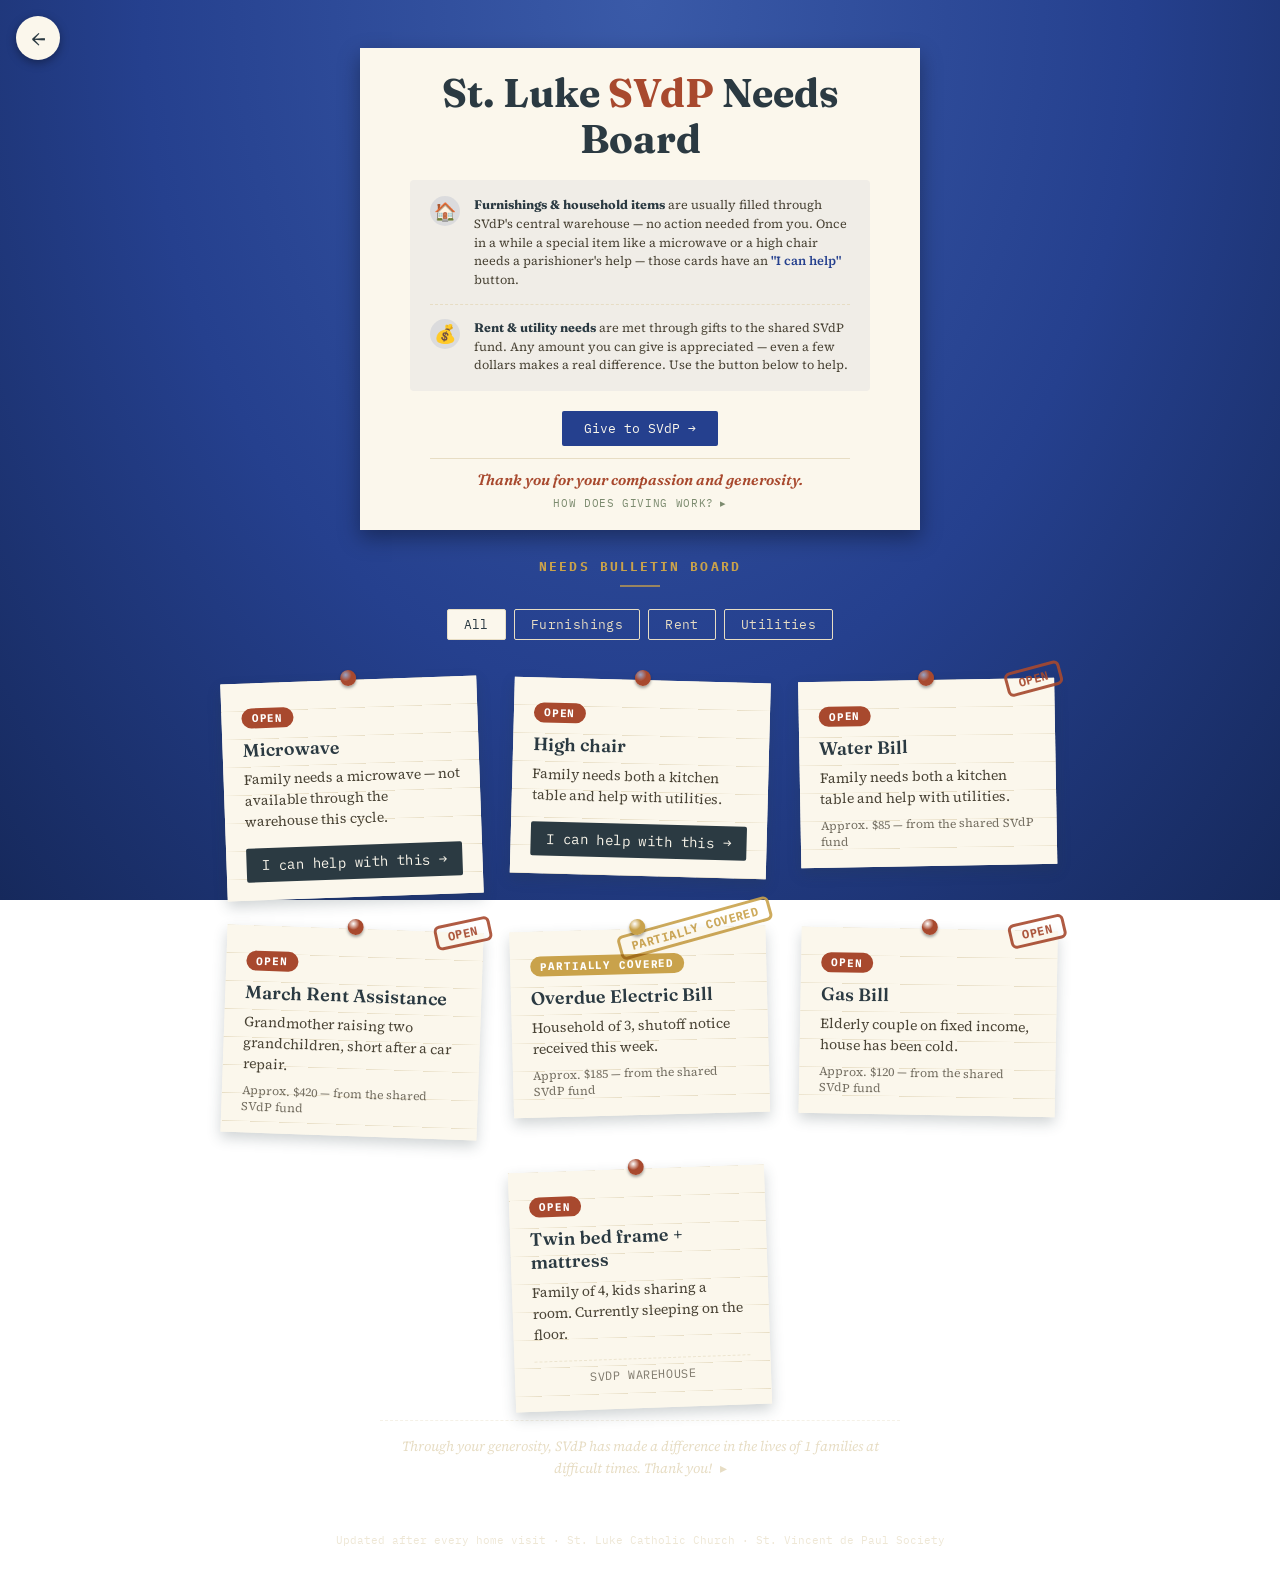
<file: board.html>
<!DOCTYPE html>
<html lang="en">
<head>
<meta charset="UTF-8" />
<meta name="viewport" content="width=device-width, initial-scale=1.0" />
<title>St. Luke SVdP Needs Board</title>
<link rel="preconnect" href="https://fonts.googleapis.com">
<link href="https://fonts.googleapis.com/css2?family=Fraunces:opsz,wght@9..144,400;9..144,600;9..144,700&family=Source+Serif+4:ital,wght@0,400;0,600;1,400&family=IBM+Plex+Mono:wght@400;600;700&display=swap" rel="stylesheet">
<link rel="stylesheet" href="style.css">
</head>
<body class="page-board">
  <div class="container">
    <a href="index.html" class="back-btn" aria-label="Back to home">&larr;</a>

    <div class="intro-card">
      <h1 class="header-title">St. Luke <span class="title-accent">SVdP</span> Needs Board</h1>

      <div class="legend-card">
        <div class="legend-item">
          <div class="legend-icon">&#127968;</div>
          <div class="legend-text"><strong>Furnishings &amp; household items</strong> are usually filled through SVdP's central warehouse — no action needed from you. Once in a while a special item like a microwave or a high chair needs a parishioner's help — those cards have an <em>"I can help"</em> button.</div>
        </div>
        <div class="legend-item">
          <div class="legend-icon">&#128176;</div>
          <div class="legend-text"><strong>Rent &amp; utility needs</strong> are met through gifts to the shared SVdP fund. Any amount you can give is appreciated — even a few dollars makes a real difference. Use the button below to help.</div>
        </div>
      </div>

      <a href="#" class="fund-give-btn" id="fund-give-btn" target="_blank" rel="noopener">Give to SVdP &rarr;</a>
      <p class="thank-you-note">Thank you for your compassion and generosity.</p>
      <details class="giving-details">
        <summary>How does giving work?</summary>
        <p>Gifts go into one shared SVdP fund on the parish giving site — there's no way to earmark a gift to a single family. Vincentians update the snapshot behind this by hand periodically, so it may lag a few days behind your giving.</p>
      </details>
    </div>

    <div class="section-label board-label">Needs Bulletin Board</div>
    <div class="filters" id="filters"></div>
    <div class="board" id="board"></div>

    <details class="served-archive">
      <summary id="served-summary">Through your generosity, SVdP has made a difference in the lives of families at difficult times. Thank you!</summary>
      <p class="served-note">No names, ever — just a record of the lives this parish has touched together, and the neighbors who still need our prayers.</p>
      <div class="served-board" id="served-board"></div>
    </details>

    <div class="footer-note">Updated after every home visit &middot; St. Luke Catholic Church &middot; St. Vincent de Paul Society</div>
  </div>

  <div class="toast" id="toast">Thank you. Someone from SVdP will reach out with next steps.</div>

<script src="site.js"></script>
<script>
  const CATEGORIES = ["All", "Furnishings", "Rent", "Utilities"];
  const ROTATIONS = [-2, 1.5, -1, 2, -1.5, 1, -2, 2];

  let NEEDS = [];
  let claimed = new Set();
  let filter = "All";

  function toast(msg) {
    const t = document.getElementById('toast');
    t.textContent = msg;
    t.classList.add('show');
    setTimeout(() => t.classList.remove('show'), 2800);
  }

  function renderFilters() {
    const el = document.getElementById('filters');
    el.innerHTML = '';
    CATEGORIES.forEach(cat => {
      const btn = document.createElement('button');
      btn.className = 'filter-btn' + (filter === cat ? ' active' : '');
      btn.textContent = cat;
      btn.onclick = () => { filter = cat; renderFilters(); renderBoard(); };
      el.appendChild(btn);
    });
  }

  function claimNeed(need) {
    claimed.add(need.id);
    renderBoard();
    toast("Opening an email to notify SVdP — please hit send to complete your claim.");

    const subject = `SVdP Needs Board: I can help with "${need.title}"`;
    const body =
`Hi,

I'd like to help with this need from the St. Luke SVdP Needs Board:

Item: ${need.title}
Details: ${need.detail || ''}

My name:
Best way to reach me:

Thank you!`;
    const mailto = `mailto:${CLAIM_NOTIFY_EMAIL}?subject=${encodeURIComponent(subject)}&body=${encodeURIComponent(body)}`;
    window.location.href = mailto;
  }

  function shareText(need) {
    if (need.category === 'Furnishings') {
      return `A neighbor near St. Luke needs a ${need.title.toLowerCase()}. Could you help? `;
    }
    return `A neighbor near St. Luke needs help with ${need.title.toLowerCase()} (about $${need.amount || '?'}). Gifts go to St. Luke's SVdP fund: `;
  }

  function makeShareLink(need) {
    const a = document.createElement('a');
    a.className = 'share-link';
    a.href = '#';
    a.textContent = 'Share this need →';
    a.onclick = (e) => {
      e.preventDefault();
      const text = shareText(need) + window.location.href;
      if (navigator.share) {
        navigator.share({ text }).catch(() => {});
      } else if (navigator.clipboard) {
        navigator.clipboard.writeText(text);
        toast('Share text copied — paste it to a friend.');
      }
    };
    return a;
  }

  function renderStatusCard(need) {
    const status = (need.status || 'Open');
    const color = statusColor(status);
    const isCovered = status.toLowerCase() === 'covered';
    const card = document.createElement('div');
    card.className = 'card' + (isCovered ? ' covered' : '');
    card.innerHTML = `
      <div class="stamp" style="color:${color};border-color:${color};">${status.toUpperCase()}</div>
      <div>
        <div class="status-badge" style="background:${color};">${status}</div>
        <h3 class="card-title">${need.title || ''}</h3>
        <p class="card-detail">${need.detail || ''}</p>
        ${need.amount ? `<p class="amount-note">Approx. $${need.amount} — from the shared SVdP fund</p>` : ''}
      </div>
    `;
    // Share link hidden for now, per request — keep makeShareLink() intact
    // for when this gets revisited. card.appendChild(makeShareLink(need));
    return card;
  }

  function renderClaimCard(need) {
    // A Household item is "claimed" either locally (someone just clicked "I
    // can help") or because the sheet already shows it Covered (i.e. the
    // distribution center already fulfilled it).
    const sheetCovered = (need.status || '').toLowerCase() === 'covered';
    const isClaimed = claimed.has(need.id) || sheetCovered;
    const color = statusColor(need.status);
    const card = document.createElement('div');
    card.className = 'card' + (isClaimed ? ' claimed' : '');
    card.innerHTML = `
      <div class="stamp" style="color:${sheetCovered ? color : 'var(--sage)'};border-color:${sheetCovered ? color : 'var(--sage)'};${isClaimed ? '' : 'display:none;'}">${sheetCovered ? 'COVERED' : 'CLAIMED'}</div>
      <div>
        <div class="status-badge" style="background:${color};">${need.status || 'Open'}</div>
        <h3 class="card-title">${need.title || ''}</h3>
        <p class="card-detail">${need.detail || ''}</p>
      </div>
      ${sheetCovered ? '' : `
        <button class="card-btn ${isClaimed ? 'claimed-btn' : ''}" ${isClaimed ? 'disabled' : ''}>
          ${isClaimed ? "Thank you — we'll follow up" : "I can help with this →"}
        </button>
      `}
    `;
    if (!isClaimed) card.querySelector('button').onclick = () => claimNeed(need);
    // Share link hidden for now, per request — keep makeShareLink() intact
    // for when this gets revisited. card.appendChild(makeShareLink(need));
    return card;
  }

  // Most household items go through SVdP's central warehouse — no
  // parishioner action needed. Informational only: status badge, no claim
  // button, no share link (there's nothing for a parishioner to help with).
  function renderWarehouseCard(need) {
    const status = (need.status || 'Open');
    const color = statusColor(status);
    const isCovered = status.toLowerCase() === 'covered';
    const card = document.createElement('div');
    card.className = 'card' + (isCovered ? ' covered' : '');
    card.innerHTML = `
      <div>
        <div class="status-badge" style="background:${color};">${status}</div>
        <h3 class="card-title">${need.title || ''}</h3>
        <p class="card-detail">${need.detail || ''}</p>
      </div>
      <div class="warehouse-tag">SVdP Warehouse</div>
    `;
    return card;
  }

  function renderBoard() {
    const el = document.getElementById('board');
    el.innerHTML = '';
    const visible = visibleNeeds(NEEDS);
    const filteredRaw = filter === "All" ? visible : visible.filter(n => n.category === filter);
    const filtered = sortForBoard(filteredRaw);
    if (!filtered.length) {
      el.innerHTML = '<div class="empty-note">No open needs in this category right now — thank you!</div>';
      return;
    }
    filtered.forEach((need, i) => {
      const wrap = document.createElement('div');
      wrap.className = 'card-wrap';
      wrap.style.transform = `rotate(${ROTATIONS[i % ROTATIONS.length]}deg)`;

      const pinColor = statusColor(need.status);
      const pin = document.createElement('div');
      pin.className = 'card-pin';
      pin.style.background = `radial-gradient(circle at 35% 30%, #fff8 0%, ${pinColor} 40%, ${pinColor} 100%)`;

      let card;
      if (need.category === 'Furnishings') {
        card = need.subtype === 'special' ? renderClaimCard(need) : renderWarehouseCard(need);
      } else {
        card = renderStatusCard(need);
      }

      wrap.appendChild(pin);
      wrap.appendChild(card);
      el.appendChild(wrap);
    });
  }

  function renderServed(needs) {
    const served = servedNeeds(needs);
    const summaryEl = document.getElementById('served-summary');
    if (summaryEl) {
      summaryEl.textContent = `Through your generosity, SVdP has made a difference in the lives of ${served.length} families at difficult times. Thank you!`;
    }

    const el = document.getElementById('served-board');
    if (!el) return;
    el.innerHTML = '';
    if (!served.length) {
      el.innerHTML = '<div class="empty-note">No completed needs on record yet.</div>';
      return;
    }
    const sorted = [...served].sort((a, b) =>
      parseDateSortable(b.date_covered || b.date_posted).localeCompare(parseDateSortable(a.date_covered || a.date_posted))
    );
    sorted.forEach((need, i) => {
      const wrap = document.createElement('div');
      wrap.className = 'card-wrap';
      wrap.style.transform = `rotate(${ROTATIONS[i % ROTATIONS.length]}deg)`;

      const pin = document.createElement('div');
      pin.className = 'card-pin';
      pin.style.background = 'radial-gradient(circle at 35% 30%, #fff8 0%, var(--sage) 40%, var(--sage) 100%)';

      const card = document.createElement('div');
      card.className = 'card served-card';
      card.innerHTML = `
        <div>
          <div class="served-tag">&#10003; Provided</div>
          <h3 class="card-title">${need.title || ''}</h3>
          <p class="card-detail">${need.detail || ''}</p>
        </div>
      `;
      wrap.appendChild(pin);
      wrap.appendChild(card);
      el.appendChild(wrap);
    });
  }

  function renderGlance(needs, resultsRows, snapshotRows) {
    const snap = latestSnapshot(snapshotRows);
    const sentenceEl = document.getElementById('snapshot-sentence');
    if (sentenceEl) sentenceEl.innerHTML = buildSnapshotSentence(needs, resultsRows, snap);

    const btn = document.getElementById('fund-give-btn');
    if (btn) {
      if (DONATE_URL) btn.href = DONATE_URL;
      else { btn.removeAttribute('target'); btn.href = '#'; btn.onclick = (e) => e.preventDefault(); }
    }
  }

  async function init() {
    NEEDS = await loadNeeds();
    renderFilters();
    renderBoard();
    renderServed(NEEDS);
    renderGlance(NEEDS, await loadResults(), await loadBalanceSnapshots());
  }
  init();
</script>
</body>
</html>
</file>
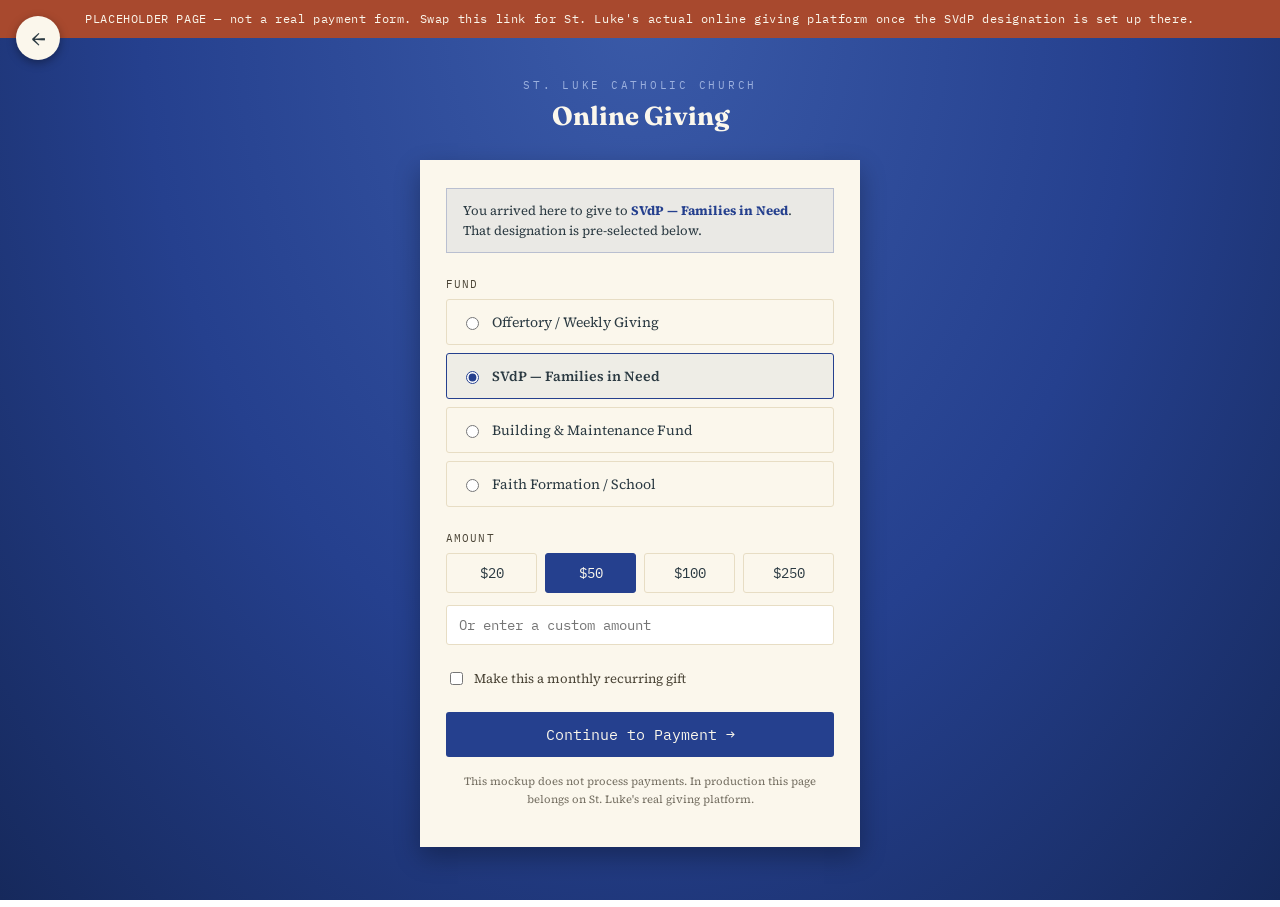
<file: give.html>
<!DOCTYPE html>
<html lang="en">
<head>
<meta charset="UTF-8" />
<meta name="viewport" content="width=device-width, initial-scale=1.0" />
<title>St. Luke Catholic Church — Online Giving</title>
<link rel="preconnect" href="https://fonts.googleapis.com">
<link href="https://fonts.googleapis.com/css2?family=Fraunces:opsz,wght@9..144,400;9..144,600;9..144,700&family=Source+Serif+4:ital,wght@0,400;0,600;1,400&family=IBM+Plex+Mono:wght@400;600;700&display=swap" rel="stylesheet">
<link rel="stylesheet" href="style.css">
<style>
  .placeholder-banner {
    background: #A8492E; color: var(--paper);
    font-family: 'IBM Plex Mono', monospace; font-size: 12px; letter-spacing: 0.05em;
    text-align: center; padding: 10px 16px; line-height: 1.5;
  }
  .give-wrap { max-width: 480px; margin: 0 auto; padding: 40px 20px 60px; }
  .give-header { text-align: center; margin-bottom: 28px; }
  .give-eyebrow {
    font-family: 'IBM Plex Mono', monospace; font-size: 11px; text-transform: uppercase;
    letter-spacing: 0.25em; color: #9BB0DE; margin-bottom: 8px;
  }
  .give-title { font-family: 'Fraunces', serif; font-weight: 700; font-size: 26px; color: var(--paper); margin: 0; }

  .give-card {
    background: var(--paper); box-shadow: 0 10px 24px rgba(0,0,0,0.3);
    padding: 28px 26px;
  }
  .arrived-note {
    background: rgba(37,64,142,0.08); border: 1px solid rgba(37,64,142,0.25);
    padding: 12px 16px; margin-bottom: 24px; font-size: 13px; color: var(--ink); line-height: 1.5;
  }
  .arrived-note strong { color: var(--blue); }

  .field-label {
    font-family: 'IBM Plex Mono', monospace; font-size: 11px; text-transform: uppercase;
    letter-spacing: 0.1em; color: var(--inktext); margin-bottom: 8px; display: block;
  }

  .fund-options { display: flex; flex-direction: column; gap: 8px; margin-bottom: 24px; }
  .fund-option {
    display: flex; align-items: center; gap: 10px;
    padding: 12px 14px; border: 1px solid var(--paperline); border-radius: 3px;
    font-size: 14px; color: var(--ink); cursor: pointer;
  }
  .fund-option.selected {
    border-color: var(--blue); background: rgba(37,64,142,0.06); font-weight: 600;
  }
  .fund-option input { accent-color: var(--blue); }

  .amount-grid { display: grid; grid-template-columns: repeat(4, 1fr); gap: 8px; margin-bottom: 12px; }
  .amount-btn {
    font-family: 'IBM Plex Mono', monospace; font-size: 14px;
    padding: 10px 0; background: transparent; border: 1px solid var(--paperline);
    border-radius: 3px; color: var(--ink); cursor: pointer;
  }
  .amount-btn.selected { background: var(--blue); color: var(--paper); border-color: var(--blue); }
  .custom-amount {
    width: 100%; font-family: 'IBM Plex Mono', monospace; font-size: 14px;
    padding: 10px 12px; border: 1px solid var(--paperline); border-radius: 3px;
    margin-bottom: 24px; color: var(--ink);
  }

  .recurring-row {
    display: flex; align-items: center; gap: 8px; margin-bottom: 24px;
    font-size: 13px; color: var(--inktext);
  }
  .recurring-row input { accent-color: var(--blue); }

  .continue-btn {
    width: 100%; font-family: 'IBM Plex Mono', monospace; font-size: 15px;
    padding: 13px 0; background: var(--blue); color: var(--paper);
    border: none; border-radius: 3px; cursor: pointer;
  }
  .give-footnote {
    text-align: center; font-size: 11px; color: var(--inktext); opacity: 0.75;
    margin-top: 16px; line-height: 1.6;
  }
</style>
</head>
<body>
  <div class="placeholder-banner">
    PLACEHOLDER PAGE &mdash; not a real payment form. Swap this link for St. Luke's actual online giving platform once the SVdP designation is set up there.
  </div>

  <div class="give-wrap">
    <div class="give-header">
      <div class="give-eyebrow">St. Luke Catholic Church</div>
      <h1 class="give-title">Online Giving</h1>
    </div>

    <div class="give-card">
      <div class="arrived-note">
        You arrived here to give to <strong>SVdP &mdash; Families in Need</strong>. That designation is pre-selected below.
      </div>

      <span class="field-label">Fund</span>
      <div class="fund-options" id="fund-options">
        <label class="fund-option"><input type="radio" name="fund" /> Offertory / Weekly Giving</label>
        <label class="fund-option selected"><input type="radio" name="fund" checked /> SVdP &mdash; Families in Need</label>
        <label class="fund-option"><input type="radio" name="fund" /> Building &amp; Maintenance Fund</label>
        <label class="fund-option"><input type="radio" name="fund" /> Faith Formation / School</label>
      </div>

      <span class="field-label">Amount</span>
      <div class="amount-grid" id="amount-grid">
        <button type="button" class="amount-btn">$20</button>
        <button type="button" class="amount-btn selected">$50</button>
        <button type="button" class="amount-btn">$100</button>
        <button type="button" class="amount-btn">$250</button>
      </div>
      <input type="text" class="custom-amount" placeholder="Or enter a custom amount" />

      <label class="recurring-row">
        <input type="checkbox" /> Make this a monthly recurring gift
      </label>

      <button type="button" class="continue-btn" id="continue-btn">Continue to Payment &rarr;</button>
      <p class="give-footnote">This mockup does not process payments. In production this page belongs on St. Luke's real giving platform.</p>
    </div>

    <a href="board.html" class="back-btn" aria-label="Back to the Needs Board">&larr;</a>
  </div>

<script>
  document.querySelectorAll('.fund-option').forEach(opt => {
    opt.addEventListener('click', () => {
      document.querySelectorAll('.fund-option').forEach(o => o.classList.remove('selected'));
      opt.classList.add('selected');
      opt.querySelector('input').checked = true;
    });
  });
  document.querySelectorAll('.amount-btn').forEach(btn => {
    btn.addEventListener('click', () => {
      document.querySelectorAll('.amount-btn').forEach(b => b.classList.remove('selected'));
      btn.classList.add('selected');
      document.querySelector('.custom-amount').value = '';
    });
  });
  document.getElementById('continue-btn').addEventListener('click', () => {
    alert('This is a placeholder mockup — no payment will be processed. Replace this page with a link to St. Luke\'s real online giving platform.');
  });
</script>
</body>
</html>
</file>
<file: style.css>
:root {
  --bg1: #3A5AA8; --bg2: #25408E; --bg3: #16295C;  /* St. Luke brand blue, light to dark */
  --paper: #FBF7EC; --paperline: #E7DDC4;
  --ink: #2B3A42; --inktext: #4A4436;
  --rust: #A8492E; --gold: #C9A24B; --sage: #7C8B6F;
  --blue: #25408E;
}
* { box-sizing: border-box; }
body {
  margin: 0;
  font-family: 'Source Serif 4', serif;
  background: radial-gradient(ellipse at top, var(--bg1) 0%, var(--bg2) 55%, var(--bg3) 100%);
  background-attachment: fixed;
}
.container { max-width: 960px; margin: 0 auto; padding: 48px 20px 30px; position: relative; }

/* ---- Shared across both pages (identical on board.html and index.html) ---- */
.section-label {
  font-family: 'IBM Plex Mono', monospace; font-size: 13px; font-weight: 700; text-transform: uppercase;
  letter-spacing: 0.16em; color: var(--gold); text-align: center; margin-bottom: 22px;
}
.section-label::after {
  content: '';
  display: block;
  width: 40px; height: 2px;
  background: var(--gold);
  opacity: 0.7;
  margin: 10px auto 0;
}
.section-label.board-label { margin-top: 28px; }
.card-pin {
  position: absolute; left: 50%; top: -10px; transform: translateX(-50%);
  width: 16px; height: 16px; border-radius: 50%;
  box-shadow: 0 2px 3px rgba(0,0,0,0.35); z-index: 10;
}
.card-urgency { font-family: 'IBM Plex Mono', monospace; font-size: 11px; text-transform: uppercase; letter-spacing: 0.1em; font-weight: 600; margin-bottom: 6px; }
.footer-note { text-align: center; font-family: 'IBM Plex Mono', monospace; font-size: 11px; color: #E7DDC4; opacity: 0.7; padding-bottom: 16px; }

.back-btn {
  position: fixed; top: 16px; left: 16px; z-index: 100;
  width: 44px; height: 44px; border-radius: 50%;
  background: var(--paper); box-shadow: 0 3px 10px rgba(0,0,0,0.35);
  display: flex; align-items: center; justify-content: center;
  text-decoration: none; color: var(--ink);
  font-size: 20px; font-weight: 700; line-height: 1;
  transition: transform 0.15s ease, box-shadow 0.15s ease;
}
.back-btn:hover { transform: scale(1.08); box-shadow: 0 5px 14px rgba(0,0,0,0.45); }

.page-board .legend-card {
  max-width: 460px; margin: 0 auto 20px;
  background: rgba(37,64,142,0.05); border-radius: 4px;
  padding: 16px 20px; text-align: left;
}
.page-board .legend-item { display: flex; gap: 14px; align-items: flex-start; text-align: left; }
.page-board .legend-item + .legend-item { margin-top: 14px; padding-top: 14px; border-top: 1px dashed var(--paperline); }
.page-board .legend-icon {
  font-size: 18px; width: 30px; height: 30px; flex-shrink: 0;
  border-radius: 50%; background: rgba(37,64,142,0.1);
  display: flex; align-items: center; justify-content: center;
}
.page-board .legend-text { font-size: 12.5px; line-height: 1.5; color: var(--inktext); text-align: left; }
.page-board .legend-text strong { color: var(--ink); font-family: 'Fraunces', serif; }
.page-board .legend-text em { color: var(--blue); font-style: normal; font-weight: 600; }
.page-board .filters { display: flex; justify-content: center; gap: 8px; flex-wrap: wrap; margin-bottom: 40px; }
.page-board .filter-btn {
  font-family: 'IBM Plex Mono', monospace;
  font-size: 13px; letter-spacing: 0.03em;
  padding: 6px 16px;
  background: transparent; color: var(--paperline);
  border: 1px solid var(--paperline);
  cursor: pointer; border-radius: 2px;
}
.page-board .filter-btn.active { background: var(--paper); color: var(--ink); }

.page-board .board { display: flex; flex-wrap: wrap; justify-content: center; gap: 32px; }

.page-board .card-btn {
  margin-top: 16px; font-family: 'IBM Plex Mono', monospace; font-size: 14px; letter-spacing: 0.03em;
  padding: 8px 0; background: var(--ink); color: var(--paper); border: none; border-radius: 2px; cursor: pointer;
}
.page-board .card-btn.claimed-btn { background: transparent; color: var(--sage); border: 1px solid var(--sage); cursor: default; }
.page-board .warehouse-tag {
  margin-top: 16px; font-family: 'IBM Plex Mono', monospace; font-size: 12px; letter-spacing: 0.05em;
  text-transform: uppercase; text-align: center; padding: 8px 0;
  color: var(--inktext); opacity: 0.7; border-top: 1px dashed var(--paperline);
}
.page-board .stamp {
  position: absolute; right: -8px; top: -12px; transform: rotate(-14deg);
  font-family: 'IBM Plex Mono', monospace;
  border: 3px solid; border-radius: 6px; padding: 2px 10px;
  font-size: 12px; font-weight: 700; letter-spacing: 0.06em; opacity: 0.9;
  mix-blend-mode: multiply; pointer-events: none;
}
.page-board .status-badge {
  display: inline-block; font-family: 'IBM Plex Mono', monospace; font-size: 11px;
  text-transform: uppercase; letter-spacing: 0.08em; font-weight: 700;
  padding: 3px 10px; border-radius: 10px; margin-bottom: 10px; color: #fff;
}
.page-board .amount-note { font-size: 12px; color: var(--inktext); opacity: 0.75; margin: 8px 0 0; }
.page-board .empty-note {
  text-align: center; color: var(--paperline); font-family: 'IBM Plex Mono', monospace;
  font-size: 13px; padding: 20px;
}
.page-board .share-link {
  display: block; text-align: center; margin-top: 14px;
  font-family: 'IBM Plex Mono', monospace; font-size: 11px;
  color: var(--sage); text-decoration: none; opacity: 0.8;
}
.page-board .share-link:hover { opacity: 1; text-decoration: underline; }
.page-board .toast {
  position: fixed; bottom: 28px; left: 50%; transform: translateX(-50%) translateY(20px);
  padding: 12px 20px; background: var(--ink); color: var(--paper); font-size: 14px;
  box-shadow: 0 8px 20px rgba(0,0,0,0.4); border-radius: 2px;
  opacity: 0; transition: opacity 0.3s, transform 0.3s; pointer-events: none;
  max-width: 320px; text-align: center;
}
.page-board .toast.show { opacity: 1; transform: translateX(-50%) translateY(0); }

/* ---- board.html versions of shared-name components (sized larger) ---- */
.page-board .intro-card {
  max-width: 560px; margin: 0 auto 28px; text-align: center;
  padding: 22px 30px 20px; background: var(--paper);
  box-shadow: 0 8px 20px rgba(0,0,0,0.35);
}
.page-board .header-eyebrow {
  font-family: 'IBM Plex Mono', monospace;
  font-size: 10px;
  text-transform: uppercase;
  letter-spacing: 0.25em;
  color: var(--blue);
  margin-bottom: 4px;
}
.page-board .header-title {
  font-family: 'Fraunces', serif;
  font-weight: 700;
  font-size: 40px;
  color: var(--ink);
  margin: 0 0 18px;
  line-height: 1.15;
}
.page-board .header-title .title-accent { color: var(--rust); }
.page-board .snapshot-sentence {
  font-size: 14px; line-height: 1.5; color: var(--ink);
  margin: 0 0 12px; font-family: 'Source Serif 4', serif;
}
.page-board .snapshot-sentence p { margin: 0 0 8px; }
.page-board .snapshot-sentence p:last-child { margin-bottom: 0; }
.page-board .snapshot-sentence strong { font-family: 'Fraunces', serif; color: var(--rust); }
.page-board .fund-give-btn {
  display: inline-block; font-family: 'IBM Plex Mono', monospace; font-size: 13px;
  background: var(--blue); color: var(--paper); padding: 9px 22px; text-decoration: none; border-radius: 2px;
}
.page-board .thank-you-note {
  font-family: 'Fraunces', serif; font-style: italic; font-weight: 600;
  font-size: 15px; line-height: 1.4; color: var(--rust);
  max-width: 420px; margin: 12px auto 0; padding-top: 10px;
  border-top: 1px solid var(--paperline);
}
.page-board .giving-details { margin-top: 6px; }
.page-board .giving-details summary {
  font-family: 'IBM Plex Mono', monospace; font-size: 11px; text-transform: uppercase;
  letter-spacing: 0.06em; color: var(--sage); cursor: pointer; list-style: none;
}
.page-board .giving-details summary::-webkit-details-marker { display: none; }
.page-board .giving-details summary::after { content: ' \25B8'; display: inline-block; margin-left: 6px; transition: transform 0.2s ease; }
.page-board .giving-details[open] summary::after { transform: rotate(90deg); }
.page-board .giving-details summary:hover { color: var(--ink); }
.page-board .giving-details[open] summary { color: var(--ink); margin-bottom: 8px; }
.page-board .giving-details p {
  font-size: 12px; line-height: 1.6; color: var(--inktext); opacity: 0.85;
  max-width: 420px; margin: 0 auto; text-align: center;
}

.page-board .served-archive {
  max-width: 900px; margin: 12px auto 40px; text-align: center;
}
.page-board .served-archive summary {
  font-family: 'Source Serif 4', serif; font-size: 14px; font-style: italic;
  color: var(--paperline); cursor: pointer; list-style: none;
  padding: 14px 0; border-top: 1px dashed rgba(231,221,196,0.4);
  max-width: 520px; margin: 0 auto; line-height: 1.6;
}
.page-board .served-archive summary::-webkit-details-marker { display: none; }
.page-board .served-archive summary::after {
  content: '\25B8'; display: inline-block; margin-left: 8px;
  font-style: normal; transition: transform 0.2s ease;
}
.page-board .served-archive[open] summary::after { transform: rotate(90deg); }
.page-board .served-archive summary:hover { color: var(--paper); }
.page-board .served-archive[open] summary { color: var(--paper); margin-bottom: 4px; }
.page-board .served-note {
  font-size: 12px; line-height: 1.6; color: var(--paperline); opacity: 0.85;
  max-width: 480px; margin: 0 auto 24px;
}
.page-board .served-board { display: flex; flex-wrap: wrap; justify-content: center; gap: 32px; }
.page-board .served-card { opacity: 0.88; }
.page-board .served-tag {
  display: inline-block; font-family: 'IBM Plex Mono', monospace; font-size: 11px;
  text-transform: uppercase; letter-spacing: 0.08em; font-weight: 700;
  padding: 3px 10px; border-radius: 10px; margin-bottom: 10px; color: #fff;
  background: var(--sage);
}

.page-board .card-wrap { position: relative; width: 256px; }
.page-board .card {
  position: relative; min-height: 165px; padding: 22px 20px 18px;
  background: var(--paper);
  background-image: repeating-linear-gradient(var(--paper) 0px, var(--paper) 27px, var(--paperline) 28px);
  box-shadow: 0 6px 14px rgba(43,58,66,0.22);
  display: flex; flex-direction: column; justify-content: space-between;
  transition: transform 0.2s, opacity 0.3s, box-shadow 0.2s;
}
.page-board .card:not(.claimed):hover { transform: translateY(-4px); }
.page-board .card.claimed { opacity: 0.6; box-shadow: 0 2px 6px rgba(43,58,66,0.15); }
.page-board .card.covered { opacity: 0.75; }
.page-board .card-title { font-family: 'Fraunces', serif; font-weight: 600; font-size: 18px; color: var(--ink); margin: 0 0 8px; line-height: 1.3; }
.page-board .card-detail { font-size: 14px; line-height: 1.5; color: var(--inktext); margin: 0; }

/* ============================================================
   index.html only
   ============================================================ */
.page-index .section { margin-bottom: 56px; }

.page-index .preview-board { display: flex; flex-wrap: wrap; justify-content: center; gap: 28px; margin-bottom: 28px; }
.page-index .board-cta { text-align: center; }
.page-index .board-cta a {
  display: inline-block;
  font-family: 'IBM Plex Mono', monospace;
  font-size: 14px;
  background: var(--ink);
  color: var(--paper);
  padding: 10px 22px;
  text-decoration: none;
}

.page-index .drive-card {
  max-width: 480px; margin: 0 auto; text-align: center;
  padding: 28px 24px; background: var(--paper);
  box-shadow: 0 8px 20px rgba(0,0,0,0.35);
  transform: rotate(1deg);
}
.page-index .drive-eyebrow { font-family: 'IBM Plex Mono', monospace; font-size: 11px; text-transform: uppercase; letter-spacing: 0.2em; color: var(--rust); margin-bottom: 8px; }
.page-index .drive-title { font-family: 'Fraunces', serif; font-weight: 700; font-size: 26px; color: var(--ink); margin: 0; }
.page-index .drive-sub { font-size: 14px; line-height: 1.5; color: var(--inktext); margin: 10px 0 0; }

.page-index .table-card {
  background: var(--paper);
  box-shadow: 0 8px 20px rgba(0,0,0,0.3);
  padding: 8px;
  overflow-x: auto;
}
.page-index table { width: 100%; border-collapse: collapse; font-size: 13px; }
.page-index th, .page-index td {
  padding: 10px 14px; text-align: left;
  border-bottom: 1px solid var(--paperline);
  color: var(--inktext); white-space: nowrap;
}
.page-index th {
  font-family: 'IBM Plex Mono', monospace; font-size: 11px; text-transform: uppercase;
  letter-spacing: 0.06em; color: var(--ink); font-weight: 700;
}
.page-index tr.total-row td { font-weight: 700; color: var(--ink); border-top: 2px solid var(--ink); border-bottom: none; }
.page-index td.ytd-col { font-weight: 700; color: var(--ink); background: rgba(37,64,142,0.06); }

.page-index .sisters { display: flex; flex-wrap: wrap; justify-content: center; gap: 24px; }
.page-index .sister-card {
  width: 260px; padding: 20px; background: var(--paper);
  box-shadow: 0 6px 14px rgba(43,58,66,0.22);
}
.page-index .sister-name { font-family: 'Fraunces', serif; font-weight: 700; font-size: 17px; color: var(--ink); margin: 0 0 6px; }
.page-index .sister-blurb { font-size: 13px; color: var(--inktext); line-height: 1.5; margin: 0; }

.page-index .volunteer-card {
  max-width: 480px; margin: 0 auto; text-align: center;
  padding: 28px 24px; background: var(--blue); color: var(--paper);
  box-shadow: 0 8px 20px rgba(0,0,0,0.35);
}
.page-index .volunteer-title { font-family: 'Fraunces', serif; font-weight: 700; font-size: 22px; margin: 0 0 8px; }
.page-index .volunteer-sub { font-size: 14px; line-height: 1.5; margin: 0 0 18px; opacity: 0.9; }
.page-index .volunteer-btn {
  display: inline-block; font-family: 'IBM Plex Mono', monospace; font-size: 14px;
  background: var(--paper); color: var(--blue); padding: 10px 22px; text-decoration: none;
}

/* ---- index.html versions of shared-name components (sized smaller) ---- */
.page-index .header { text-align: center; margin-bottom: 36px; }
.page-index .mission-details { margin-top: 12px; }
.page-index .mission-summary {
  display: inline-block; cursor: pointer; list-style: none;
  font-family: 'IBM Plex Mono', monospace; font-size: 11px; text-transform: uppercase;
  letter-spacing: 0.08em; color: var(--rust);
}
.page-index .mission-summary::-webkit-details-marker { display: none; }
.page-index .mission-summary::after { content: ' \25B8'; display: inline-block; margin-left: 6px; transition: transform 0.2s ease; }
.page-index .mission-details[open] .mission-summary::after { transform: rotate(90deg); }
.page-index .mission-summary:hover { color: var(--ink); }
.page-index .mission-details[open] .mission-summary { color: var(--ink); margin-bottom: 10px; }
.page-index .header-card {
  display: inline-block;
  padding: 22px 32px;
  background: var(--paper);
  box-shadow: 0 8px 20px rgba(0,0,0,0.35);
  transform: rotate(-1deg);
  max-width: 560px;
}
.page-index .site-logo {
  height: 40px; margin-bottom: 12px;
}
.page-index .header-eyebrow {
  font-family: 'IBM Plex Mono', monospace;
  font-size: 11px;
  text-transform: uppercase;
  letter-spacing: 0.25em;
  color: var(--blue);
  margin-bottom: 4px;
}
.page-index .header-title {
  font-family: 'Fraunces', serif;
  font-weight: 700;
  font-size: clamp(22px, 6.5vw, 32px);
  color: var(--ink);
  margin: 0 0 6px;
  white-space: nowrap;
}
.page-index .header-tagline {
  font-family: 'Fraunces', serif;
  font-style: italic;
  font-weight: 500;
  font-size: 15px;
  color: var(--rust);
  margin: 0 0 12px;
}
.page-index .header-sub {
  font-size: 14px;
  line-height: 1.6;
  color: var(--inktext);
  max-width: 480px;
  margin: 0 auto;
}
.page-index .glance-card {
  max-width: 460px; margin: 0 auto 28px; text-align: center;
  padding: 22px 24px 20px; background: var(--paper);
  box-shadow: 0 8px 20px rgba(0,0,0,0.3);
}
.page-index .fund-label {
  font-family: 'IBM Plex Mono', monospace; font-size: 11px; text-transform: uppercase;
  letter-spacing: 0.2em; color: var(--rust); margin-bottom: 8px;
}
.page-index .snapshot-sentence {
  font-size: 14px; line-height: 1.6; color: var(--ink);
  margin: 0 0 14px; font-family: 'Source Serif 4', serif;
}
.page-index .snapshot-sentence p { margin: 0 0 10px; }
.page-index .snapshot-sentence p:last-child { margin-bottom: 0; }
.page-index .snapshot-sentence strong { font-family: 'Fraunces', serif; color: var(--rust); }
.page-index .fund-give-btn {
  display: inline-block; font-family: 'IBM Plex Mono', monospace; font-size: 13px;
  background: var(--blue); color: var(--paper); padding: 9px 22px; text-decoration: none; border-radius: 2px;
}
.page-index .thank-you-note {
  font-family: 'Fraunces', serif; font-style: italic; font-weight: 600;
  font-size: 15px; line-height: 1.5; color: var(--rust);
  max-width: 380px; margin: 14px auto 0; padding-top: 12px;
  border-top: 1px solid var(--paperline);
}
.page-index .giving-details { margin-top: 8px; }
.page-index .giving-details summary {
  font-family: 'IBM Plex Mono', monospace; font-size: 10px; text-transform: uppercase;
  letter-spacing: 0.06em; color: var(--sage); cursor: pointer; list-style: none;
}
.page-index .giving-details summary::-webkit-details-marker { display: none; }
.page-index .giving-details summary::after { content: ' \25B8'; display: inline-block; margin-left: 6px; transition: transform 0.2s ease; }
.page-index .giving-details[open] summary::after { transform: rotate(90deg); }
.page-index .giving-details summary:hover { color: var(--ink); }
.page-index .giving-details[open] summary { color: var(--ink); margin-bottom: 6px; }
.page-index .giving-details p {
  font-size: 11px; line-height: 1.5; color: var(--inktext); opacity: 0.85;
  max-width: 380px; margin: 0 auto; text-align: center;
}
.page-index .card-wrap { position: relative; width: 240px; }
.page-index .card {
  position: relative; min-height: 170px; padding: 22px 18px 18px;
  background: var(--paper);
  background-image: repeating-linear-gradient(var(--paper) 0px, var(--paper) 27px, var(--paperline) 28px);
  box-shadow: 0 6px 14px rgba(43,58,66,0.22);
  display: flex; flex-direction: column; justify-content: space-between;
  transition: transform 0.2s, opacity 0.3s, box-shadow 0.2s;
}
.page-index .card:not(.claimed):hover { transform: translateY(-4px); }
.page-index .card.claimed { opacity: 0.6; box-shadow: 0 2px 6px rgba(43,58,66,0.15); }
.page-index .card.covered { opacity: 0.75; }
.page-index .card-title { font-family: 'Fraunces', serif; font-weight: 600; font-size: 17px; color: var(--ink); margin: 0 0 6px; line-height: 1.3; }
.page-index .card-detail { font-size: 13px; line-height: 1.5; color: var(--inktext); margin: 0 0 10px; }
.page-index .card-btn {
  margin-top: 14px; font-family: 'IBM Plex Mono', monospace; font-size: 13px; letter-spacing: 0.03em;
  padding: 8px 0; background: var(--ink); color: var(--paper); border: none; border-radius: 2px; cursor: pointer;
}
.page-index .card-btn.claimed-btn { background: transparent; color: var(--sage); border: 1px solid var(--sage); cursor: default; }
.page-index .stamp {
  position: absolute; right: -8px; top: -12px; transform: rotate(-14deg);
  font-family: 'IBM Plex Mono', monospace;
  border: 3px solid; border-radius: 6px; padding: 2px 8px;
  font-size: 11px; font-weight: 700; letter-spacing: 0.06em; opacity: 0.9;
  mix-blend-mode: multiply; pointer-events: none;
}
.page-index .status-badge {
  display: inline-block; font-family: 'IBM Plex Mono', monospace; font-size: 10px;
  text-transform: uppercase; letter-spacing: 0.08em; font-weight: 700;
  padding: 3px 9px; border-radius: 10px; margin-bottom: 8px; color: #fff;
}
.page-index .amount-note { font-size: 11px; color: var(--inktext); opacity: 0.75; margin: 6px 0 0; }
.page-index .warehouse-tag {
  margin-top: 8px; font-family: 'IBM Plex Mono', monospace; font-size: 10px; letter-spacing: 0.05em;
  text-transform: uppercase; text-align: center; padding: 6px 0;
  color: var(--inktext); opacity: 0.7; border-top: 1px dashed var(--paperline);
}
.page-index .toast {
  position: fixed; bottom: 28px; left: 50%; transform: translateX(-50%) translateY(20px);
  padding: 12px 20px; background: var(--ink); color: var(--paper); font-size: 14px;
  box-shadow: 0 8px 20px rgba(0,0,0,0.4); border-radius: 2px;
  opacity: 0; transition: opacity 0.3s, transform 0.3s; pointer-events: none;
  max-width: 320px; text-align: center; z-index: 200;
}
.page-index .toast.show { opacity: 1; transform: translateX(-50%) translateY(0); }
</file>
